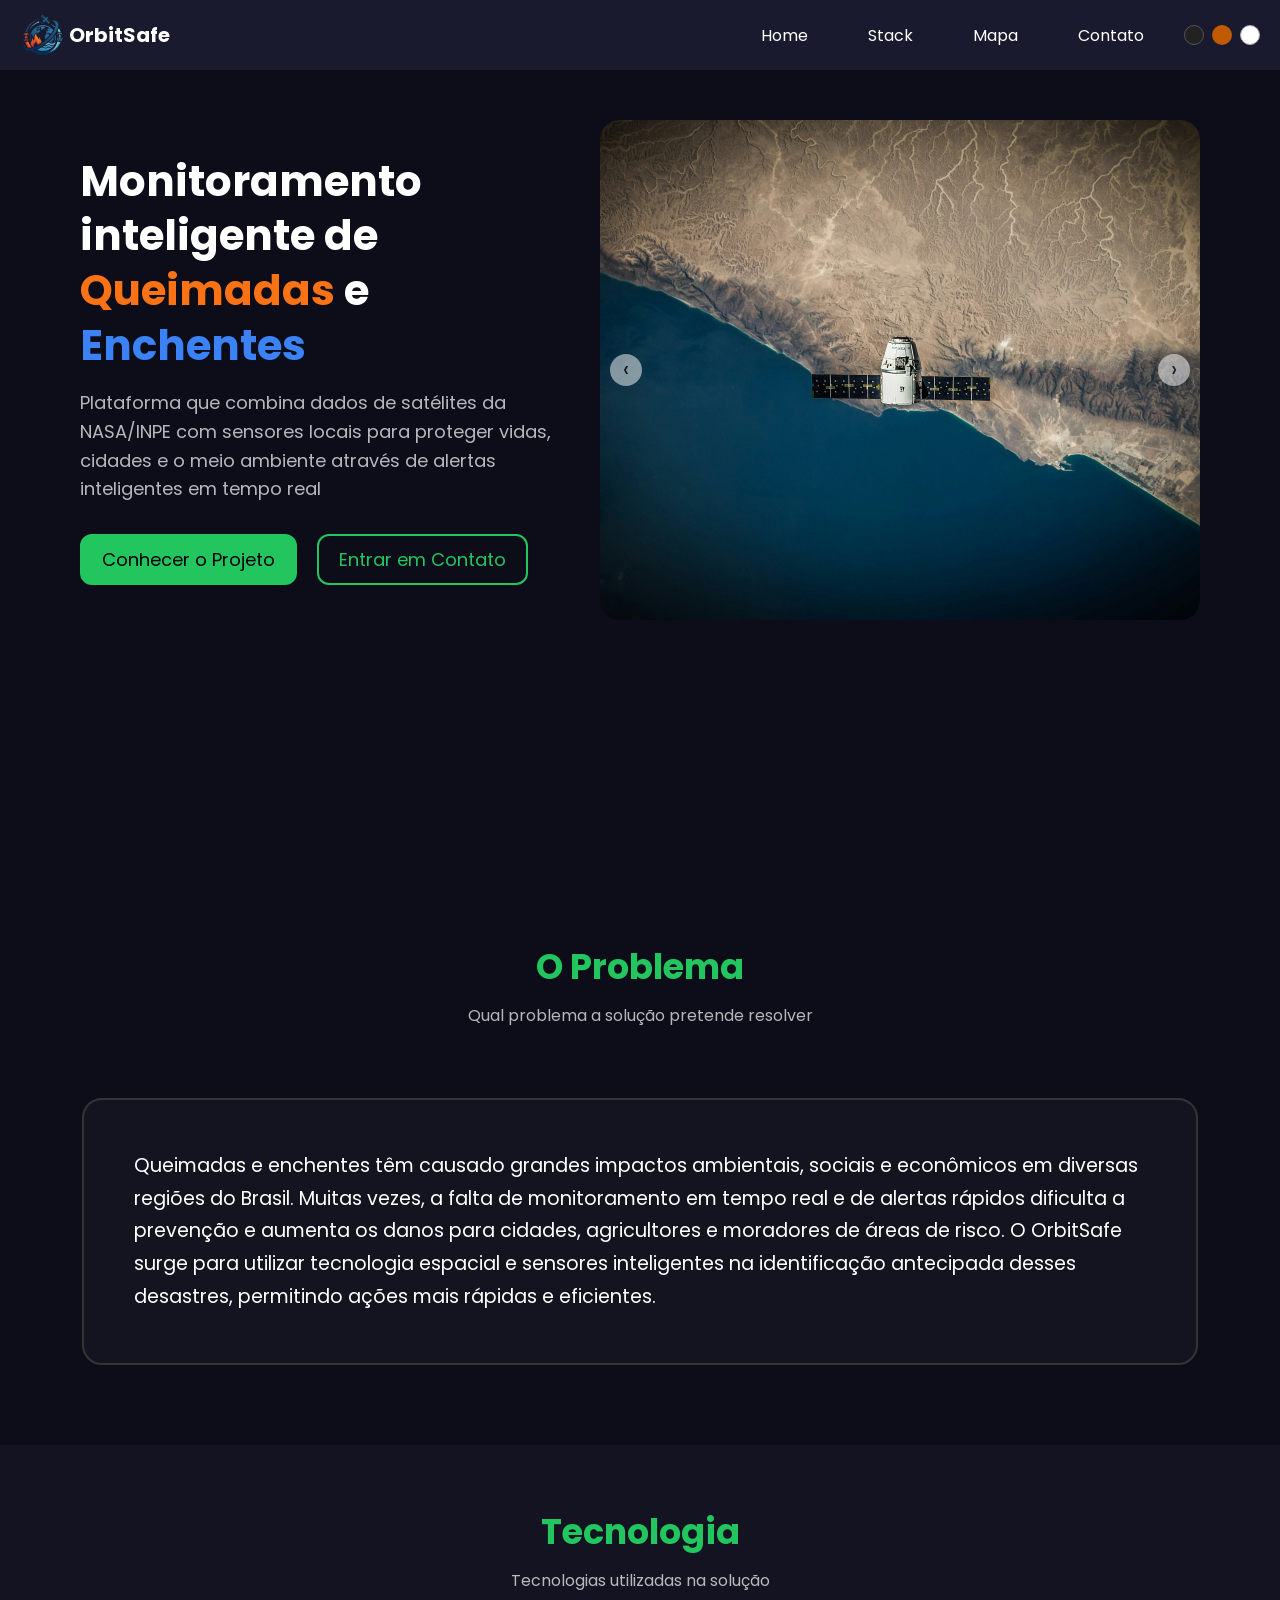
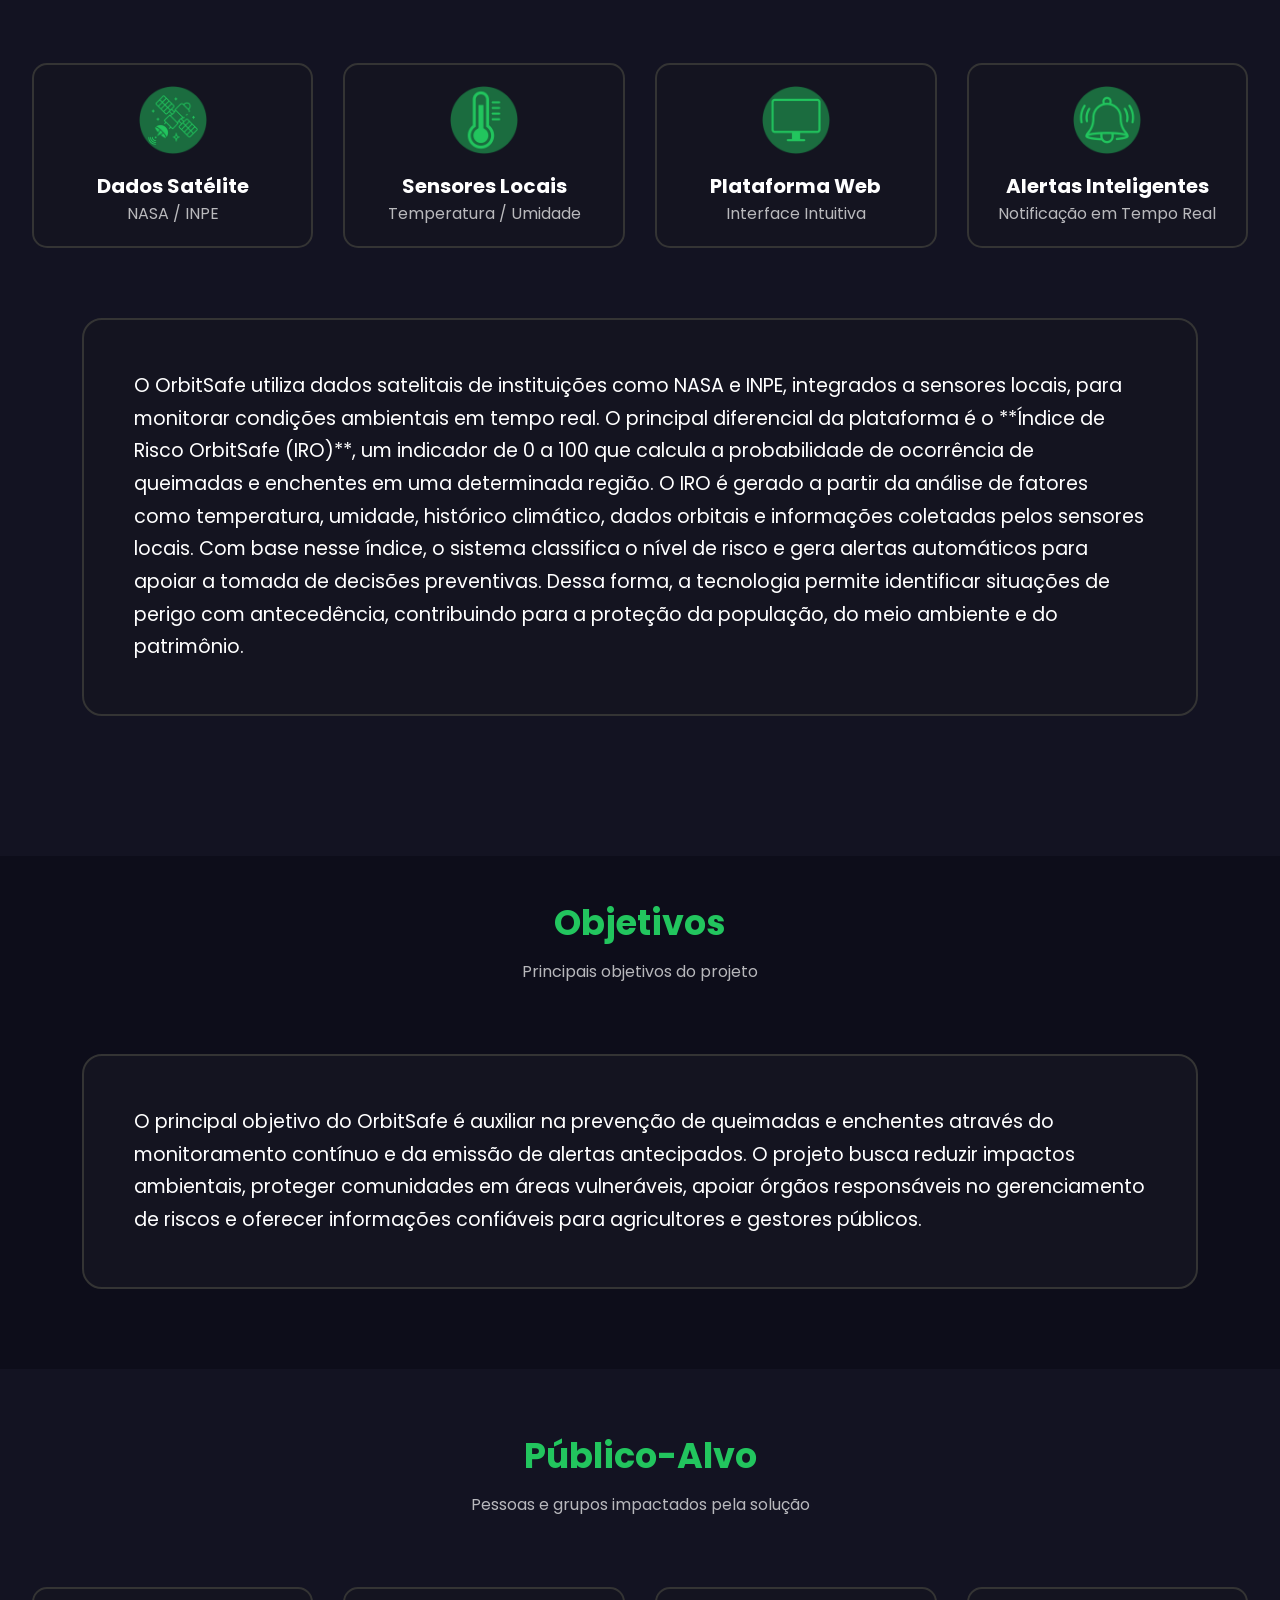
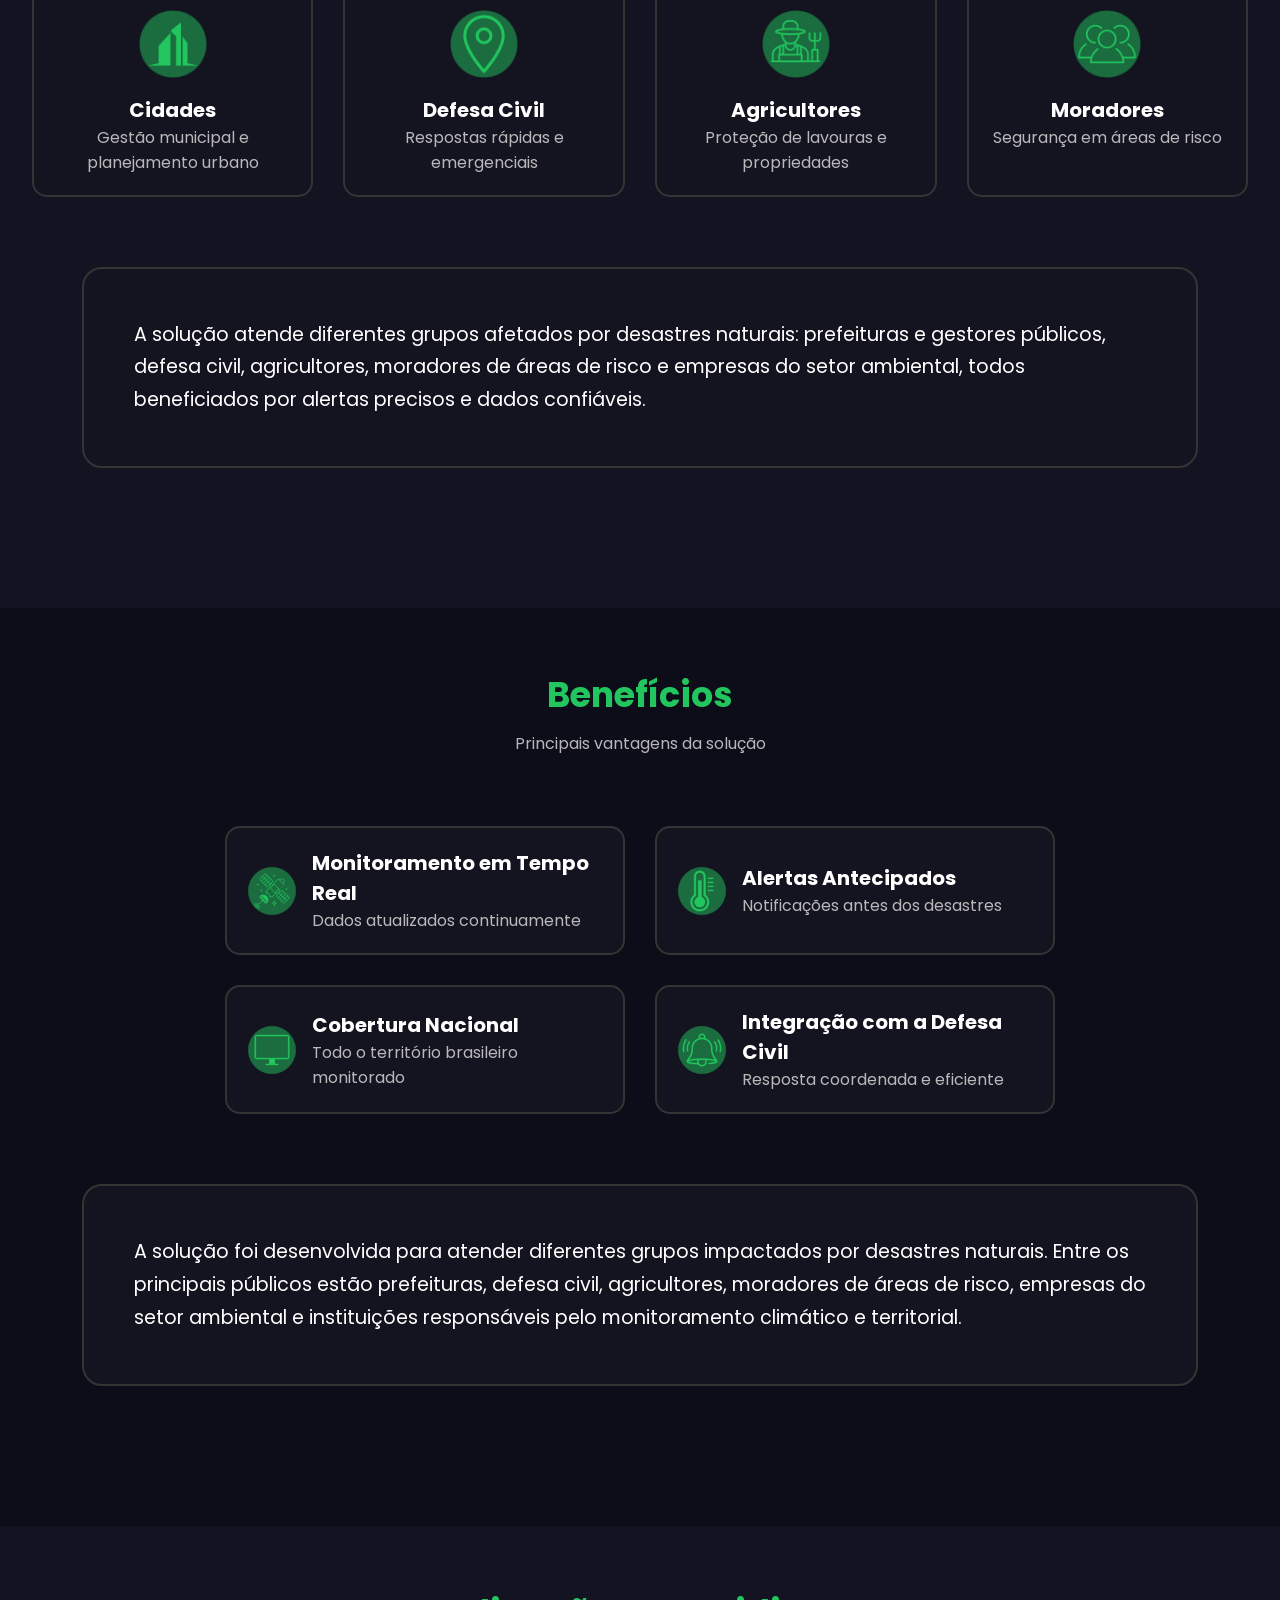
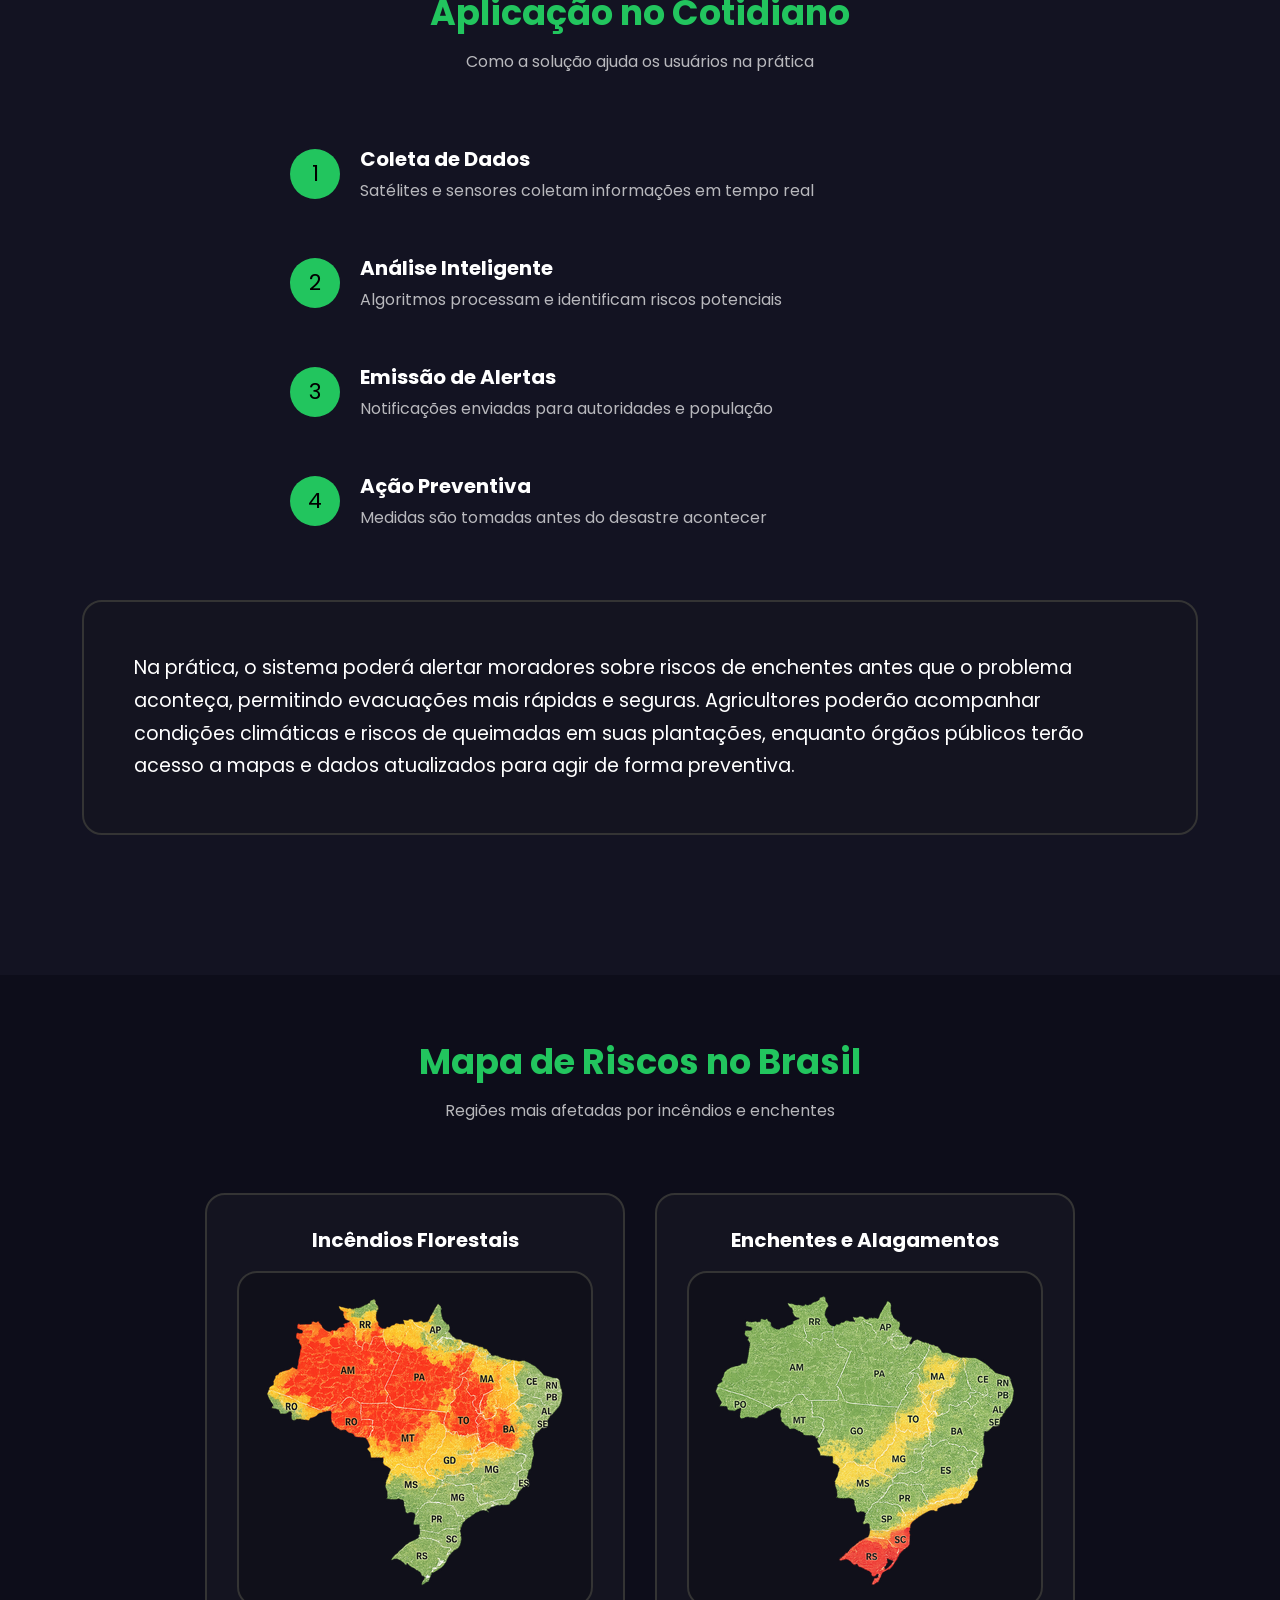
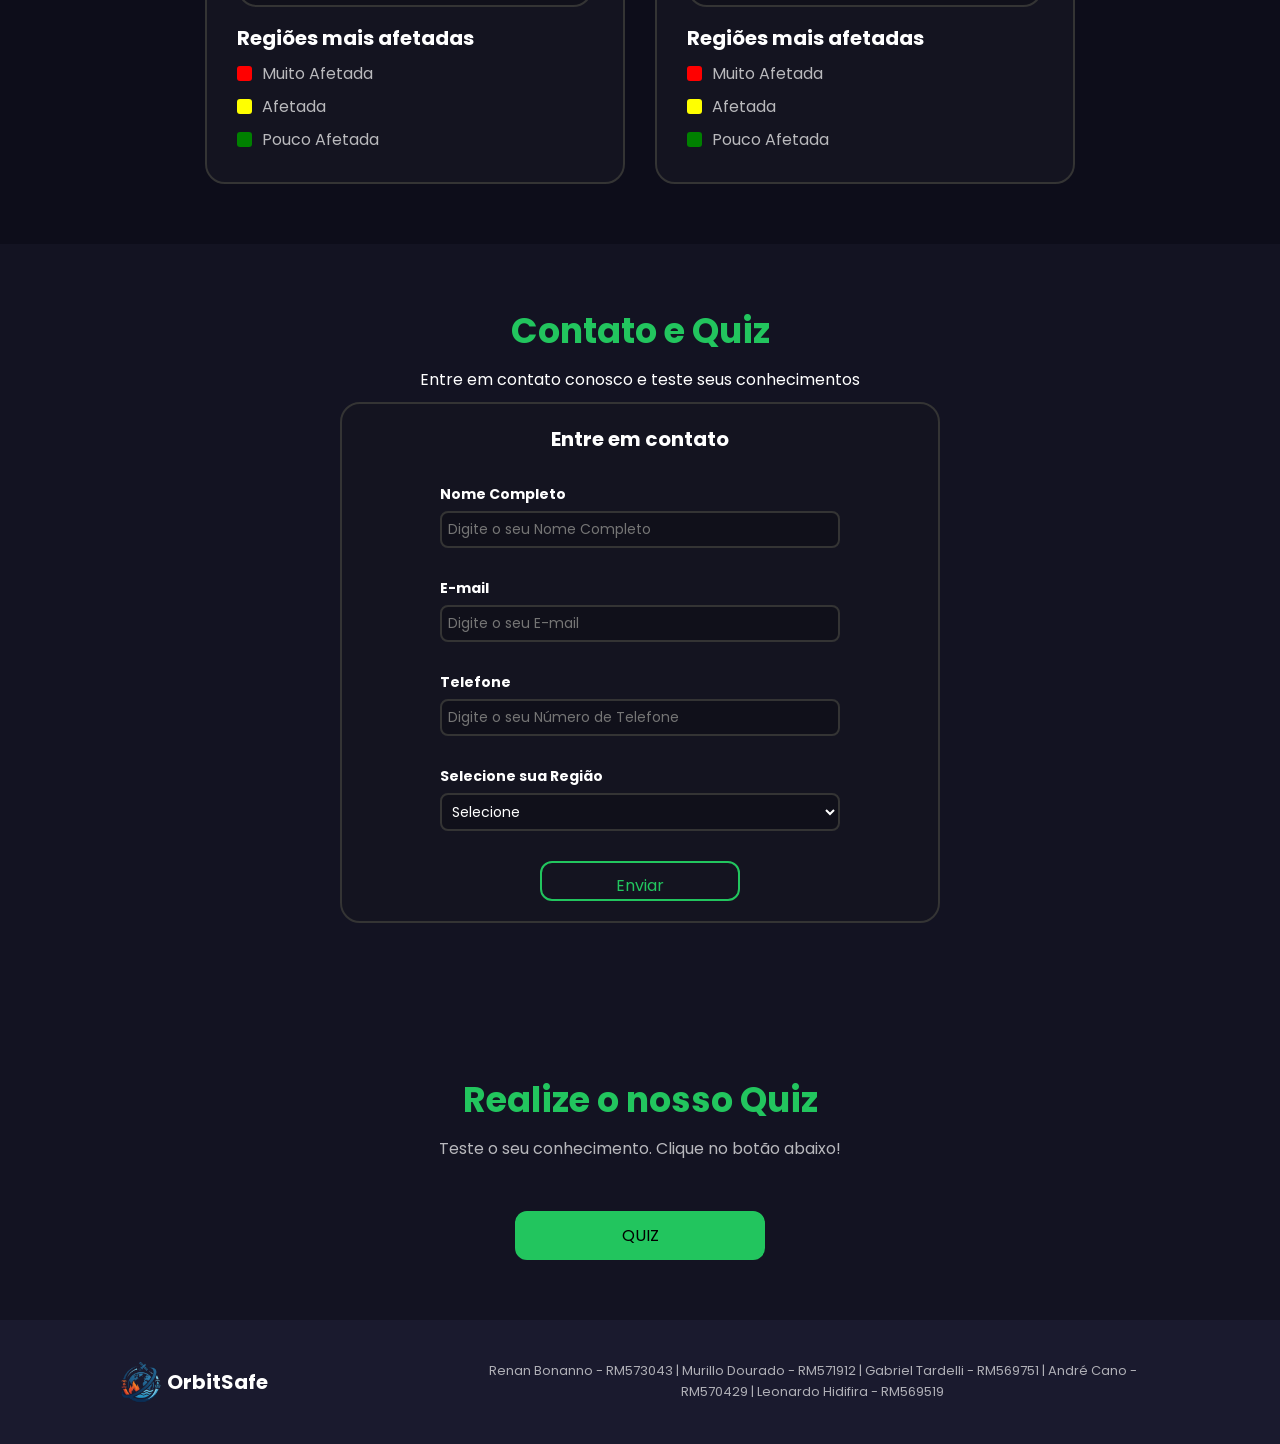
<file: index.html>
<!DOCTYPE html>
<html lang="pt-BR">
<head>
    <meta charset="UTF-8">
    <meta name="viewport" content="width=device-width, initial-scale=1.0">
    <link rel="stylesheet" href="./src/css/style.css">
    <title>OrbitSafe</title>
</head>
<body>

    <!-- HEADER -->
    <header>

        <div class="logo">
            <img src="./src/assets/logo.png" alt="logo">
            <h2><strong>Orbit</strong>Safe</h2>
        </div>

        <!-- HAMBURGER BUTTON -->
        <button class="hamburger" id="hamburger" aria-label="Abrir menu" aria-expanded="false">
            <span class="bar"></span>
            <span class="bar"></span>
            <span class="bar"></span>
        </button>

        <nav id="nav-menu">
            <ul>
                <li><a href="#" onclick="closeMenu()">Home</a></li>
                <li><a href="#tecnologia" onclick="closeMenu()">Stack</a></li>
                <li><a href="#mapa" onclick="closeMenu()">Mapa</a></li>
                <li><a href="#contato" onclick="closeMenu()">Contato</a></li>
            </ul>
            <div class="themes">
                <button id="theme-dark" class="btn-theme"></button>
                <button id="theme-reader" class="btn-theme"></button>
                <button id="theme-light" class="btn-theme"></button>
            </div>
        </nav>

        <!-- Overlay for mobile menu -->
        <div class="nav-overlay" id="nav-overlay" onclick="closeMenu()"></div>

    </header>

    <main>
        <!-- SECTION: HERO -->
        <section class="hero">

            <div class="text-hero">
                <h1>Monitoramento <br> inteligente de <br>
                <span id="queimadas">Queimadas</span> e 
                <span id="enchentes">Enchentes</span></h1>

                <p>Plataforma que combina dados de satélites da NASA/INPE com
                     sensores locais para proteger vidas, cidades e o meio ambiente
                      através de alertas inteligentes em tempo real</p>
                
                <div class="btns">
                    <a href="#tecnologia" class="btn-1">Conhecer o Projeto</a>
                    <a href="#contato" class="btn-2">Entrar em Contato</a>
                </div>
                
            </div>

            <div class="slider">

                <div class="slider--controls">

                    <div class="slider--control" onclick="goPrev()">
                        &#8249;
                    </div>

                    <div class="slider--control" onclick="goNext()">
                        &#8250;
                    </div>

                </div>

                <div class="slider--width">

                    <div class="slider--item">
                        <img 
                            src="./src/assets/img1.jpg" 
                            alt="Monitoramento de queimadas"
                        >
                    </div>

                    <div class="slider--item">
                        <img 
                            src="./src/assets/img2.jpg" 
                            alt="Monitoramento de enchentes"
                        >
                    </div>

                    <div class="slider--item">
                        <img 
                            src="./src/assets/img3.jpg" 
                            alt="Tecnologia de monitoramento ambiental"
                        >
                    </div>
                </div>
            </div>

        </section>

        <!-- SECTION: PROBLEMA -->
        <section class="problema">

            <h2 class="titulo">O Problema</h2>
            <p class="subtitulo">Qual problema a solução pretende resolver</p>

            <div class="text-problema">
                <p>Queimadas e enchentes têm causado grandes impactos ambientais, sociais e econômicos em diversas regiões do Brasil. Muitas vezes, a falta de monitoramento em tempo real e de alertas rápidos dificulta a prevenção e aumenta os danos para cidades, agricultores e moradores de áreas de risco. O OrbitSafe surge para utilizar tecnologia espacial e sensores inteligentes na identificação antecipada desses desastres, permitindo ações mais rápidas e eficientes.</p>
            </div>

        </section>

        <!-- SECTION: TECNOLOGIA -->
         <section class="tecnologia" id="tecnologia">

            <h2 class="titulo">Tecnologia</h2>
            <p class="subtitulo">Tecnologias utilizadas na solução</p>

            <div class="container">
                <div class="card">
                    <img src="./src/assets/icon1.png" alt="icon 1">
                    <h2 class="titulo-card">Dados Satélite</h2>
                    <p class="texto-card">NASA / INPE</p>
                </div>

                <div class="card">
                    <img src="./src/assets/icon2.png" alt="icon 2">
                    <h2 class="titulo-card">Sensores Locais</h2>
                    <p class="texto-card">Temperatura / Umidade</p>
                </div>

                <div class="card">
                    <img src="./src/assets/icon3.png" alt="icon 3">
                    <h2 class="titulo-card">Plataforma Web</h2>
                    <p class="texto-card">Interface Intuitiva</p>
                </div>

                <div class="card">
                    <img src="./src/assets/icon4.png" alt="icon 4">
                    <h2 class="titulo-card">Alertas Inteligentes</h2>
                    <p class="texto-card">Notificação em Tempo Real</p>
                </div>
            </div>

            <div class="text-tecnologia">
                <p>O OrbitSafe utiliza dados satelitais de instituições como NASA e INPE, integrados a sensores locais, para monitorar condições ambientais em tempo real.

O principal diferencial da plataforma é o **Índice de Risco OrbitSafe (IRO)**, um indicador de 0 a 100 que calcula a probabilidade de ocorrência de queimadas e enchentes em uma determinada região.

O IRO é gerado a partir da análise de fatores como temperatura, umidade, histórico climático, dados orbitais e informações coletadas pelos sensores locais. Com base nesse índice, o sistema classifica o nível de risco e gera alertas automáticos para apoiar a tomada de decisões preventivas.

Dessa forma, a tecnologia permite identificar situações de perigo com antecedência, contribuindo para a proteção da população, do meio ambiente e do patrimônio.
</p>    
            </div>
         </section>    
        
        <!-- SECTION: OBJETIVO -->
         <section class="objetivo">

            <h2 class="titulo">Objetivos</h2>
            <p class="subtitulo">Principais objetivos do projeto</p>

            <div class="text-objetivo">
                <p>O principal objetivo do OrbitSafe é auxiliar na prevenção de queimadas e enchentes através do monitoramento contínuo e da emissão de alertas antecipados. O projeto busca reduzir impactos ambientais, proteger comunidades em áreas vulneráveis, apoiar órgãos responsáveis no gerenciamento de riscos e oferecer informações confiáveis para agricultores e gestores públicos.</p>
            </div>

        </section>

        <!-- SECTION: PUBLICO-ALVO -->
         <section class="publico-alvo">

            <h2 class="titulo">Público-Alvo</h2>
            <p class="subtitulo">Pessoas e grupos impactados pela solução</p>

            <div class="container">
                <div class="card">
                    <img src="./src/assets/icon5.png" alt="icon 5">
                    <h2 class="titulo-card">Cidades</h2>
                    <p class="texto-card">Gestão municipal e planejamento urbano</p>
                </div>

                <div class="card">
                    <img src="./src/assets/icon6.png" alt="icon 6">
                    <h2 class="titulo-card">Defesa Civil</h2>
                    <p class="texto-card">Respostas rápidas e emergenciais</p>
                </div>

                <div class="card">
                    <img src="./src/assets/icon7.png" alt="icon 7">
                    <h2 class="titulo-card">Agricultores</h2>
                    <p class="texto-card">Proteção de lavouras e propriedades</p>
                </div>

                <div class="card">
                    <img src="./src/assets/icon8.png" alt="icon 8">
                    <h2 class="titulo-card">Moradores</h2>
                    <p class="texto-card">Segurança em áreas de risco</p>
                </div>
            </div>

            <div class="text-publico-alvo">
                <p>A solução atende diferentes grupos afetados por desastres naturais: prefeituras e gestores públicos, defesa civil, agricultores, moradores de áreas de risco e empresas do setor ambiental, todos beneficiados por alertas precisos e dados confiáveis.</p>
            </div>

        </section>

        <!-- SECTION: BENEFICIOS -->
        <section class="beneficios">

            <h2 class="titulo">Benefícios</h2>
            <p class="subtitulo">Principais vantagens da solução</p>

            <div class="container-beneficios">

                <div class="card-beneficio">
                    <img src="./src/assets/icon1.png" alt="beneficio 1">
                    <div>
                        <h2 class="titulo-card">Monitoramento em Tempo Real</h2>
                        <p class="texto-card">Dados atualizados continuamente</p>
                    </div>
                </div>

                <div class="card-beneficio">
                    <img src="./src/assets/icon2.png" alt="beneficio 2">
                    <div>
                        <h2 class="titulo-card">Alertas Antecipados</h2>
                        <p class="texto-card">Notificações antes dos desastres</p>
                    </div>
                </div>

                <div class="card-beneficio">
                    <img src="./src/assets/icon3.png" alt="beneficio 3">
                    <div>
                        <h2 class="titulo-card">Cobertura Nacional</h2>
                        <p class="texto-card">Todo o território brasileiro monitorado</p>
                    </div>
                </div>

                <div class="card-beneficio">
                    <img src="./src/assets/icon4.png" alt="beneficio 4">
                    <div>
                        <h2 class="titulo-card">Integração com a Defesa Civil</h2>
                        <p class="texto-card">Resposta coordenada e eficiente</p>
                    </div>
                </div>

            </div>

            <div class="text-beneficios">
                <p>A solução foi desenvolvida para atender diferentes grupos impactados por desastres naturais. Entre os principais públicos estão prefeituras, defesa civil, agricultores, moradores de áreas de risco, empresas do setor ambiental e instituições responsáveis pelo monitoramento climático e territorial.</p>
            </div>
        </section>

        <!-- SECTION: COTIDIANO -->
        <section class="cotidiano">
            <h2 class="titulo">Aplicação no Cotidiano</h2>
            <p class="subtitulo">Como a solução ajuda os usuários na prática</p>

            <div class="container-cotidiano">

                <div class="card-cotidiano">
                    <div class="icon-cotidiano">1</div>
                    <div class="cotidiano-content">
                        <h2 class="titulo-card">Coleta de Dados</h2>
                        <p class="texto-card">Satélites e sensores coletam informações em tempo real</p>
                    </div>
                </div>

                <div class="card-cotidiano">
                    <div class="icon-cotidiano">2</div>
                    <div class="cotidiano-content">
                        <h2 class="titulo-card">Análise Inteligente</h2>
                        <p class="texto-card">Algoritmos processam e identificam riscos potenciais</p>
                    </div>
                </div>

                <div class="card-cotidiano">
                    <div class="icon-cotidiano">3</div>
                    <div class="cotidiano-content">
                        <h2 class="titulo-card">Emissão de Alertas</h2>
                        <p class="texto-card">Notificações enviadas para autoridades e população</p>
                    </div>
                </div>

                <div class="card-cotidiano">
                    <div class="icon-cotidiano">4</div>
                    <div class="cotidiano-content">
                        <h2 class="titulo-card">Ação Preventiva</h2>
                        <p class="texto-card">Medidas são tomadas antes do desastre acontecer</p>
                    </div>
                </div>

            </div>

            <div class="text-cotidiano">
                <p>Na prática, o sistema poderá alertar moradores sobre riscos de enchentes antes que o problema aconteça, permitindo evacuações mais rápidas e seguras. Agricultores poderão acompanhar condições climáticas e riscos de queimadas em suas plantações, enquanto órgãos públicos terão acesso a mapas e dados atualizados para agir de forma preventiva.</p>
            </div>
        </section>

        <!-- SECTION: MAPA -->
        <section class="mapa" id="mapa">
            <h2 class="titulo">Mapa de Riscos no Brasil</h2>
            <p class="subtitulo">Regiões mais afetadas por incêndios e enchentes</p>
            <div class="container">

                <div class="card-mapa">
                    <h2 class="titulo-card">Incêndios Florestais</h2>

                    <div class="img-mapa">
                        <img src="./src/assets/mapa1.png" alt="mapa 1">
                    </div>
                    
                    <div class="legenda-mapa">
                        <h2 class="titulo-card">Regiões mais afetadas</h2>

                        <div class="legenda-indice">
                            <div class="legenda-icon-1"></div>
                            <p class="texto-card">Muito Afetada</p>
                        </div>

                        <div class="legenda-indice">
                            <div class="legenda-icon-2"></div>
                            <p class="texto-card">Afetada</p>
                        </div>

                        <div class="legenda-indice">
                            <div class="legenda-icon-3"></div>
                            <p class="texto-card">Pouco Afetada</p>
                        </div>
                    </div>

                </div>

                <div class="card-mapa">
                    <h2 class="titulo-card">Enchentes e Alagamentos</h2>

                    <div class="img-mapa">
                        <img src="./src/assets/mapa2.png" alt="mapa 2">
                    </div>
                    
                    <div class="legenda-mapa">
                        <h2 class="titulo-card">Regiões mais afetadas</h2>

                        <div class="legenda-indice">
                            <div class="legenda-icon-1"></div>
                            <p class="texto-card">Muito Afetada</p>
                        </div>

                        <div class="legenda-indice">
                            <div class="legenda-icon-2"></div>
                            <p class="texto-card">Afetada</p>
                        </div>

                        <div class="legenda-indice">
                            <div class="legenda-icon-3"></div>
                            <p class="texto-card">Pouco Afetada</p>
                        </div>
                    </div>

                </div>
                
            </div>
            
        </section>

        <!-- SECTION: CONTATO -->
        <section class="contato" id="contato">
            <h2 class="titulo">Contato e Quiz</h2>
            <p>Entre em contato conosco e teste seus conhecimentos</p>

            <form action="">

                <div class="area-contato">
                    <h2 class="titulo-card">Entre em contato</h2>

                    <div class="input">
                        <h3>Nome Completo</h3>
                        <input type="text" placeholder="Digite o seu Nome Completo" required>
                    </div>

                    <div class="input">
                        <h3>E-mail</h3>
                        <input type="email" placeholder="Digite o seu E-mail" required>
                    </div>

                    <div class="input">
                        <h3>Telefone</h3>
                        <input type="tel" placeholder="Digite o seu Número de Telefone" required>
                    </div>

                    <div class="input">
                        <h3>Selecione sua Região</h3>
                        <select required>
                            <option value="">Selecione</option>
                            <option value="Norte">Norte</option>
                            <option value="Nordeste">Nordeste</option>
                            <option value="Centro-Oeste">Centro-Oeste</option>
                            <option value="Sudeste">Sudeste</option>
                            <option value="Sul">Sul</option>
                        </select>
                    </div>
                    <button class="btn-2" type="submit">Enviar</button>
                </div>
            </form>
            
            <h2 class="titulo" style="margin-top: 60px;">Realize o nosso Quiz</h2>
            <p class="subtitulo">Teste o seu conhecimento. Clique no botão abaixo!</p>

            <a href="./src/pages/quiz.html" class="btn-1">QUIZ</a>
        </section>
    </main>

    <!-- FOOTER -->
    <footer>
        <div class="logo">
            <img src="./src/assets/logo.png" alt="logo">
            <h2><strong>Orbit</strong>Safe</h2>
        </div>
        <p class="footer-credits">Renan Bonanno - RM573043 | Murillo Dourado - RM571912 | Gabriel Tardelli - RM569751 | André Cano - RM570429 | Leonardo Hidifira - RM569519</p>
    </footer>

    <script src="./src/js/script.js"></script>
</body>
</html>
</file>
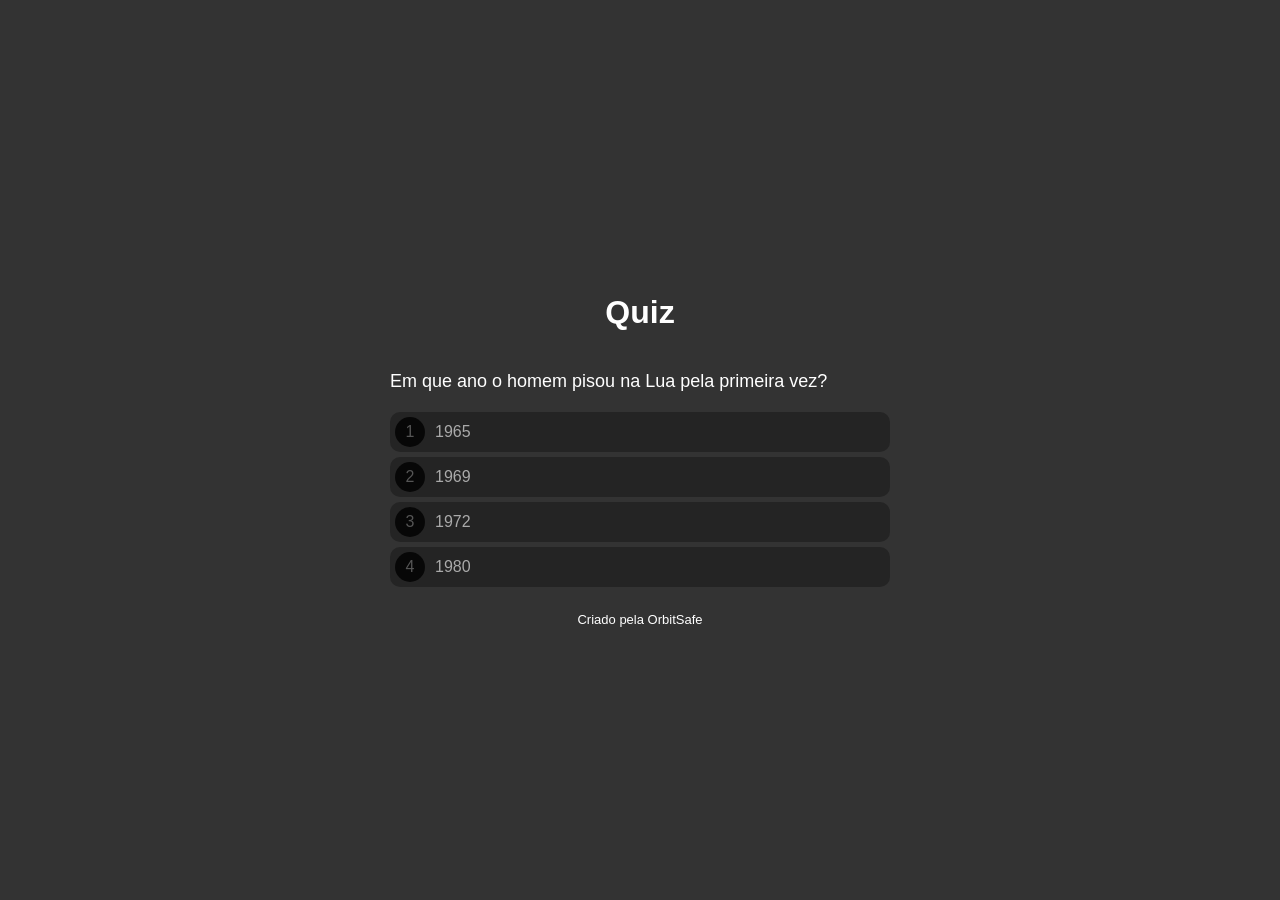
<file: src/pages/quiz.html>
<!DOCTYPE html>
<html lang="pt">
<head>
    <meta charset="UTF-8">
    <meta http-equiv="X-UA-Compatible" content="IE=edge">
    <meta name="viewport" content="width=device-width, initial-scale=1.0">
    <title>Quiz</title>
    <link rel="stylesheet" href="../css/quiz.css" />
</head>
<body>
    <div class="progress">
        <div class="progress--bar"></div>
    </div>

    <h1>Quiz</h1>

    <div class="questionArea">
        <div class="question">...</div>
        <div class="options">
            
        </div>
    </div>

    <div class="scoreArea">
        <img src="../assets/prize.png" class="prizeImage" />
        <div class="scoreText1">Parabéns!</div>
        <div class="scorePct">Acertou 99%</div>
        <div class="scoreText2">Você respondeu 9 questões e acertou 8.</div>
        <button>Fazer novamente</button>
        <a href="../../index.html">Voltar para Home</a>
    </div>

    <footer>Criado pela OrbitSafe</footer>

    <script src="../js/questions.js"></script>
    <script src="../js/quiz.js"></script>
</body>
</html>
</file>
<file: src/css/style.css>
@import url('https://fonts.googleapis.com/css2?family=Poppins:ital,wght@0,100;0,200;0,300;0,400;0,500;0,600;0,700;0,800;0,900;1,100;1,200;1,300;1,400;1,500;1,600;1,700;1,800;1,900&family=Roboto:ital,wght@0,100..900;1,100..900&display=swap');

*{
    box-sizing: border-box;
    margin: 0;
    padding: 0;
    font-family: var(--font-family-2);
    color: var(--text-color);
}

:root{
    --header-color: #1a1a2e;
    --bg-1: #0d0d1a;
    --bg-2: #131322;
    --bg-3: #141420;
    --bg-4: #10101a;
    --border-color: #343434;
    --text-color: #fff;
    --color-1: #f97316;
    --color-2: #3b82f6;
    --color-3: #22c55e;
    --btn-text: black;
    --font-family-1: "Roboto", sans-serif;
    --font-family-2: "Poppins", sans-serif;
    --header-height: 70px;
}

/* ─── THEME: READER ─── */

body.theme-reader {
    --header-color: #e8dfd0;
    --bg-1: #F5F0E8;
    --bg-2: #EDE7D9;
    --bg-3: #E5DDD0;
    --bg-4: #DDD5C5;
    --border-color: #c8b99a;
    --text-color: #2C1A0E;
    --color-1: #C05A00;
    --color-2: #5a7fa8;
    --color-3: #2D7A3A;
    --btn-text: #ffffff;
}

/* ─── THEME: LIGHT ─── */

body.theme-light {
    --header-color: #ffffff;
    --bg-1: #F8F9FA;
    --bg-2: #F0F1F3;
    --bg-3: #FFFFFF;
    --bg-4: #E9EAEC;
    --border-color: #d1d5db;
    --text-color: #1A1A2E;
    --color-1: #E85D04;
    --color-2: #3b82f6;
    --color-3: #16A34A;
    --btn-text: #ffffff;
}

body{
    background-color: var(--bg-1);
}

html{
    scroll-behavior: smooth;
}

/* ─── BUTTONS ─── */
.btn-1{
    display: inline-block;
    border: 2px solid var(--color-3);
    background-color: var(--color-3);
    border-radius: 12px;
    color: var(--btn-text);
    padding: 10px 20px;
    cursor: pointer;
    transition: all 0.3s ease;
}

.btn-2{
    display: inline-block;
    border: 2px solid var(--color-3);
    color: var(--color-3);
    padding: 10px 20px;
    border-radius: 12px;
    text-align: center;
    cursor: pointer;
    transition: all 0.3s ease;
    background-color: transparent;
}

.btn-1:hover{
    background-color: var(--bg-1);
    color: var(--color-3);
}

.btn-2:hover{
    background-color: var(--color-3);
    color: var(--btn-text);
}

.titulo{
    font-size: clamp(24px, 4vw, 35px);
    color: var(--color-3);
    text-align: center;
}

.subtitulo{
    opacity: 70%;
    text-align: center;
}

.titulo-card{
    font-size: clamp(16px, 2vw, 20px);
}

.texto-card{
    opacity: 70%;
}


/* ─── HEADER ─── */

header{
    display: flex;
    align-items: center;
    justify-content: space-between;
    padding: 0 20px;
    height: var(--header-height);
    background-color: var(--header-color);
    position: fixed;
    width: 100%;
    z-index: 999;
}

header .logo{
    display: flex;
    gap: 5px;
    align-items: center;
    font-family: var(--font-family-1);
    z-index: 1001;
}

header .logo img{
    width: 44px;
}

header .logo h2{
    font-size: 20px;
}

/* ─── NAV ─── */
#nav-menu {
    display: flex;
    align-items: center;
    gap: 40px;
}

#nav-menu ul {
    display: flex;
    list-style: none;
    gap: 60px;
}

#nav-menu ul li a {
    text-decoration: none;
    transition: border-bottom 0.2s;
}

#nav-menu ul li a:hover{
    border-bottom: 2px solid var(--color-3);
}

.themes{
    display: flex;
    gap: 8px;
    align-items: center;
}

.btn-theme{
    width: 20px;
    height: 20px;
    border-radius: 50%;
    border: none;
    cursor: pointer;
}

#theme-reader{
    background-color: #c05a00;
}

#theme-dark{
    background-color: #222;
    border: 1px solid #555;
}

#theme-light{
    background-color: white;
    border: 1px solid #aaa;
}

/* ─── HAMBURGER ─── */
.hamburger {
    display: none;
    flex-direction: column;
    justify-content: center;
    gap: 5px;
    background: transparent;
    border: none;
    cursor: pointer;
    padding: 4px;
    z-index: 1001;
}

.hamburger .bar {
    display: block;
    width: 24px;
    height: 2px;
    background-color: var(--text-color);
    border-radius: 2px;
    transition: all 0.3s ease;
}

/* HAMBURGUER ANIMATION */
.hamburger.active .bar:nth-child(1){
    transform: translateY(7px) rotate(45deg);
}
.hamburger.active .bar:nth-child(2){
    opacity: 0;
}
.hamburger.active .bar:nth-child(3){
    transform: translateY(-7px) rotate(-45deg);
}

/* OVERLAY */
.nav-overlay {
    display: none;
    position: fixed;
    inset: 0;
    background: rgba(0,0,0,0.55);
    z-index: 998;
}
.nav-overlay.active {
    display: block;
}


/* ─── HERO ─── */

.hero{
    display: flex;
    align-items: center;
    padding: 120px 80px 80px;
    justify-content: space-between;
    gap: 40px;
    flex-wrap: wrap;
}

.text-hero{
    display: flex;
    flex-direction: column;
    font-size: clamp(18px, 2.5vw, 30px);
    flex: 1;
    min-width: 280px;
}

.text-hero h1 {
    font-size: clamp(26px, 4vw, 42px);
    line-height: 1.3;
}

#queimadas{
    color: var(--color-1);
}

#enchentes{
    color: var(--color-2);
}

.text-hero p{
    font-size: clamp(14px, 1.5vw, 18px);
    opacity: 70%;
    margin-top: 16px;
    line-height: 1.6;
}

.btns{
    font-size: clamp(14px, 1.5vw, 18px);
    display: flex;
    flex-wrap: wrap;
    padding-top: 30px;
    gap: 20px;
}

.btns a{
    text-decoration: none;
}


/* ─── SLIDER ─── */

.slider{
    width: min(600px, 100%);
    height: clamp(250px, 40vw, 500px);
    overflow: hidden;
    position: relative;
    border-radius: 20px;
    flex-shrink: 0;
}

.slider--width{
    height: 100%;
    display: flex;
    transition: all ease 0.5s;
}

.slider--item{
    width: 100%;
    height: inherit;
    flex-shrink: 0;
}

.slider--item img{
    width: 100%;
    height: 100%;
    object-fit: cover;
    display: block;
}

.slider--controls{
    position: absolute;
    z-index: 99;
    width: 100%;
    height: 100%;
    display: flex;
    justify-content: space-between;
    align-items: center;
    padding: 10px;
}

.slider--control{
    width: 32px;
    height: 32px;
    background-color: white;
    opacity: 50%;
    color: black;
    border-radius: 50%;
    display: flex;
    justify-content: center;
    align-items: center;
    font-size: 22px;
    line-height: 1;
    cursor: pointer;
    transition: opacity 0.2s;
    user-select: none;
}

.slider--control:hover {
    opacity: 90%;
}


/* ─── SECTION STYLES ─── */

.text-problema,
.text-tecnologia,
.text-objetivo,
.text-publico-alvo,
.text-beneficios,
.text-cotidiano {
    background-color: var(--bg-3);
    border-radius: 20px;
    border: 2px solid var(--border-color);
    width: min(1300px, 90%);
    margin: 60px auto 80px;
    padding: clamp(20px, 4vw, 50px);
    font-size: clamp(15px, 1.5vw, 20px);
    line-height: 1.7;
}


/* ─── SECTION: PROBLEMA ─── */

.problema{
    margin-top: 200px;
    background-color: var(--bg-1);
    display: flex;
    flex-direction: column;
    align-items: center;
    gap: 10px;
    padding: 40px 20px 0;
}


/* ─── SECTION: TECNOLOGIA ─── */

.tecnologia{
    padding: 60px 20px;
    background-color: var(--bg-2);
    display: flex;
    flex-direction: column;
    align-items: center;
    gap: 10px;
}

.container{
    margin-top: 60px;
    display: flex;
    flex-wrap: wrap;
    gap: 30px;
    justify-content: center;
    width: 100%;
    max-width: 1300px;
}

.card{
    display: flex;
    flex-direction: column;
    align-items: center;
    background-color: var(--bg-3);
    border: 2px solid var(--border-color);
    padding: 20px;
    border-radius: 15px;
    width: clamp(200px, 22vw, 300px);
    text-align: center;
    transition: transform 0.3s ease;
}

.card:hover{
    transform: scale(1.05);
}

.card img{
    width: 70px;
    margin-bottom: 16px;
}


/* ─── SECTION: OBJETIVO ─── */

.objetivo{
    padding: 40px 20px 0;
    background-color: var(--bg-1);
    display: flex;
    flex-direction: column;
    align-items: center;
    gap: 10px;
}


/* ─── SECTION: PUBLICO-ALVO ─── */

.publico-alvo{
    padding: 60px 20px;
    background-color: var(--bg-2);
    display: flex;
    flex-direction: column;
    align-items: center;
    gap: 10px;
}


/* ─── SECTION: BENEFICIOS ─── */

.beneficios{
    padding: 60px 20px;
    background-color: var(--bg-1);
    display: flex;
    flex-direction: column;
    align-items: center;
    gap: 10px;
}

.container-beneficios{
    display: flex;
    flex-wrap: wrap;
    gap: 30px;
    justify-content: center;
    margin-top: 60px;
    max-width: 1300px;
    width: 100%;
}

.card-beneficio{
    background-color: var(--bg-3);
    border: 2px solid var(--border-color);
    display: flex;
    align-items: center;
    gap: 15px;
    padding: 20px;
    border-radius: 15px;
    width: clamp(260px, 35vw, 400px);
    transition: transform 0.3s ease;
}

.card-beneficio img {
    width: 50px;
    flex-shrink: 0;
}

.card-beneficio:hover{
    transform: scale(1.05);
}


/* ─── SECTION: COTIDIANO ─── */

.cotidiano{
    padding: 60px 20px;
    background-color: var(--bg-2);
    display: flex;
    flex-direction: column;
    align-items: center;
    gap: 10px;
}

.icon-cotidiano{
    background-color: var(--color-3);
    width: 50px;
    height: 50px;
    font-size: 22px;
    color: var(--btn-text);
    display: flex;
    justify-content: center;
    align-items: center;
    border-radius: 50%;
    flex-shrink: 0;
}

.container-cotidiano{
    margin-top: 60px;
    display: flex;
    flex-direction: column;
    gap: 50px;
    width: 100%;
    max-width: 700px;
}

.card-cotidiano{
    display: flex;
    align-items: center;
    gap: 20px;
}

.cotidiano-content h2 {
    margin-bottom: 4px;
}


/* ─── SECTION: MAPA ─── */

.mapa{
    padding: 60px 20px;
    background-color: var(--bg-1);
    display: flex;
    flex-direction: column;
    align-items: center;
    gap: 10px;
}

.card-mapa{
    display: flex;
    flex-direction: column;
    justify-content: center;
    align-items: center;
    background-color: var(--bg-3);
    border-radius: 20px;
    border: 2px solid var(--border-color);
    width: clamp(260px, 35vw, 420px);
    padding: 30px;
    transition: transform 0.3s ease;
}

.card-mapa:hover{
    transform: scale(1.03);
}

.img-mapa{
    background-color: var(--bg-4);
    border-radius: 20px;
    border: 2px solid var(--border-color);
    margin: 16px 0;
    padding: 16px;
    width: 100%;
    display: flex;
    justify-content: center;
}

.img-mapa img {
    max-width: 100%;
    height: auto;
    display: block;
}

.legenda-mapa{
    display: flex;
    flex-direction: column;
    align-self: flex-start;
}

.legenda-indice{
    display: flex;
    align-items: center;
    gap: 10px;
    margin-top: 8px;
}

.legenda-icon-1{
    width: 15px;
    height: 15px;
    background-color: red;
    border-radius: 3px;
    flex-shrink: 0;
}

.legenda-icon-2{
    width: 15px;
    height: 15px;
    background-color: yellow;
    border-radius: 3px;
    flex-shrink: 0;
}

.legenda-icon-3{
    width: 15px;
    height: 15px;
    background-color: green;
    border-radius: 3px;
    flex-shrink: 0;
}


/* ─── SECTION: CONTATO ─── */

.contato{
    padding: 60px 20px;
    background-color: var(--bg-2);
    display: flex;
    flex-direction: column;
    align-items: center;
    gap: 10px;
}

.area-contato{
    background-color: var(--bg-3);
    border-radius: 20px;
    border: 2px solid var(--border-color);
    display: flex;
    flex-direction: column;
    align-items: center;
    padding: 20px;
    width: 600px;
    gap: 30px;
    margin-bottom: 80px;
}

.area-contato h2{
    text-align: center;
}

.input{
    width: 100%;
    max-width: 400px;
}

.input h3 {
    margin-bottom: 6px;
    font-size: 14px;
}

.input input,
.input select{
    width: 400px;
    background-color: var(--bg-4);
    border: 2px solid var(--border-color); 
    padding: 6px;
    border-radius: 8px;
    color: var(--text-color);
    font-size: 14px;
    outline: none;
    transition: border-color 0.2s;
}

.input input:focus,
.input select:focus {
    border-color: var(--color-3);
}

.input select option {
    background-color: var(--bg-4);
}

.area-contato button{
    width: 200px;
    height: 40px;
    background-color: transparent;
    font-size: 16px;
    text-align: center;
}

.contato a {
    text-decoration: none;
    width: 250px;
    text-align: center;
    border-radius: 12px;
    margin-top: 40px;
    padding: 10px 20px;
}


/* ─── FOOTER ─── */

footer{
    display: flex;
    flex-wrap: wrap;
    align-items: center;
    justify-content: space-around;
    gap: 20px;
    padding: 40px 30px;
    background-color: var(--header-color);
    text-align: center;
}

footer .logo{
    display: flex;
    gap: 5px;
    align-items: center;
    font-family: var(--font-family-1);
}

footer .logo img{
    width: 44px;
}

footer .logo h2{
    font-size: 20px;
}

.footer-credits {
    font-size: clamp(10px, 1.2vw, 13px);
    opacity: 0.65;
    max-width: 700px;
    line-height: 1.6;
}


/* 1024px  */
@media (max-width: 1024px) {
    .hero {
        padding: 100px 40px 60px;
        flex-direction: column;
        align-items: flex-start;
    }

    .slider {
        width: 100%;
        height: clamp(220px, 50vw, 420px);
    }

    .text-hero {
        font-size: 20px;
    }

    #nav-menu ul {
        gap: 30px;
    }

    /* Contato — tablet */
    .area-contato {
        width: 90%;
        padding: 20px;
        gap: 24px;
        margin-bottom: 60px;
    }

    .input input,
    .input select {
        width: 100%;
    }
}

/* 768px */
@media (max-width: 768px) {

    /* Header */
    header {
        padding: 0 16px;
    }

    /* Show hamburger */
    .hamburger {
        display: flex;
    }

    /* Mobile nav drawer */
    #nav-menu {
        position: fixed;
        top: 0;
        right: -100%;
        width: min(280px, 80vw);
        height: 100vh;
        background-color: var(--header-color);
        flex-direction: column;
        justify-content: center;
        align-items: flex-start;
        gap: 40px;
        padding: 80px 30px 40px;
        z-index: 1000;
        transition: right 0.35s ease;
        box-shadow: -4px 0 20px rgba(0,0,0,0.4);
    }

    #nav-menu.open {
        right: 0;
    }

    #nav-menu ul {
        flex-direction: column;
        gap: 28px;
    }

    #nav-menu ul li a {
        font-size: 18px;
    }

    /* Move themes inside nav on mobile */
    .themes {
        gap: 12px;
    }

    /* Hero */
    .hero {
        padding: 90px 20px 50px;
        flex-direction: column;
    }

    .slider {
        width: 100%;
        height: clamp(200px, 55vw, 360px);
    }

    /* Sections */
    .problema,
    .objetivo {
        padding: 40px 16px 0;
    }

    .tecnologia,
    .publico-alvo,
    .beneficios,
    .cotidiano,
    .mapa,
    .contato {
        padding: 40px 16px;
    }

    /* Cards */
    .card {
        width: clamp(240px, 80vw, 340px);
    }

    .card-beneficio {
        width: clamp(260px, 85vw, 400px);
    }

    .card-mapa {
        width: clamp(260px, 85vw, 400px);
    }

    /* Cotidiano */
    .container-cotidiano {
        gap: 36px;
    }

    /* Contato — mobile */
    .area-contato {
        width: 95%;
        padding: 20px 16px;
        gap: 18px;
        margin-bottom: 40px;
    }

    .input input,
    .input select {
        width: 100%;
        padding: 8px 10px;
    }

    /* Footer */
    footer {
        flex-direction: column;
        padding: 30px 20px;
    }
}

/* 480px */
@media (max-width: 480px) {
    .btns {
        flex-direction: column;
        gap: 14px;
    }

    .btns a {
        text-align: center;
    }

    .titulo {
        font-size: 22px;
    }

    .text-hero h1 {
        font-size: 24px;
    }

    .area-contato {
        width: 100%;
        padding: 18px 12px;
        gap: 14px;
        margin-bottom: 30px;
        border-radius: 14px;
    }

    .input input,
    .input select {
        font-size: 13px;
        padding: 7px 8px;
    }

    .area-contato button {
        width: 100%;
        font-size: 15px;
    }
}
</file>
<file: src/css/quiz.css>
* {
    margin: 0;
    padding: 0;
    box-sizing: border-box;
}

body {
    display: flex;
    min-height: 100vh;
    justify-content: center;
    align-items: center;
    flex-direction: column;
    background-color: #333;
    font-family: Arial, Helvetica, sans-serif;
}

h1 {
    color: #FFF;
    margin: 20px 0;
}

.progress {
    height: 5px;
    position: fixed;
    left: 0;
    top: 0;
    right: 0;
}
.progress--bar {
    background-color: #00FF00;
    height: 100%;
    transition: all ease .5s;
}

.questionArea,
.scoreArea {
    display: none;
}

.questionArea {
    max-width: 500px;
    width: 100%;
}

.question {
    color: #FFF;
    font-size: 18px;
    margin: 20px 0;
}
.option {
    display: flex;
    align-items: center;
    height: 40px;
    background-color: rgba(0, 0, 0, 0.3);
    border-radius: 10px;
    margin-bottom: 5px;
    color: #AAA;
    font-size: 16px;
    cursor: pointer;
}
.option span {
    display: flex;
    justify-content: center;
    align-items: center;
    width: 30px;
    height: 30px;
    border-radius: 15px;
    margin-left: 5px;
    margin-right: 10px;
    background-color: rgba(0, 0, 0, 0.8);
    color: #555;
}
.option:hover {
    background-color: rgba(0, 0, 0, 0.2);
}

.scoreArea {
    background-color: rgba(255, 255, 255, 0.5);
    padding: 20px;
    border-radius: 20px;
    margin: 10px;
    text-align: center;
}
.prizeImage {
    width: auto;
    height: 100px;
    margin-bottom: 10px;
}
.scoreText1 {
    color: #000;
    font-size: 23px;
    font-weight: bold;
    margin-bottom: 10px;
}
.scorePct {
    color: #0d630d;
    font-size: 30px;
    font-weight: bold;
    margin-bottom: 10px;
}
.scoreText2 {
    font-size: 16px;
    color: #000;
    margin-bottom: 10px;
}

.scoreArea button {
    border: 0;
    border-radius: 10px;
    background-color: rgba(0, 0, 0, 0.5);
    color: #CCC;
    padding: 10px;
    margin-top: 20px;
    cursor: pointer;
}
.scoreArea button:hover {
    background-color: rgba(0, 0, 0, 0.4);
}

.scoreArea a{
    border: 0;
    border-radius: 10px;
    background-color: rgba(0, 0, 0, 0.5);
    color: #CCC;
    padding: 10px;
    margin-top: 20px;
    cursor: pointer;
    text-decoration: none;
}

footer {
    margin-top: 20px;
    color: #FFF;
    font-size: 13px;
}
</file>
